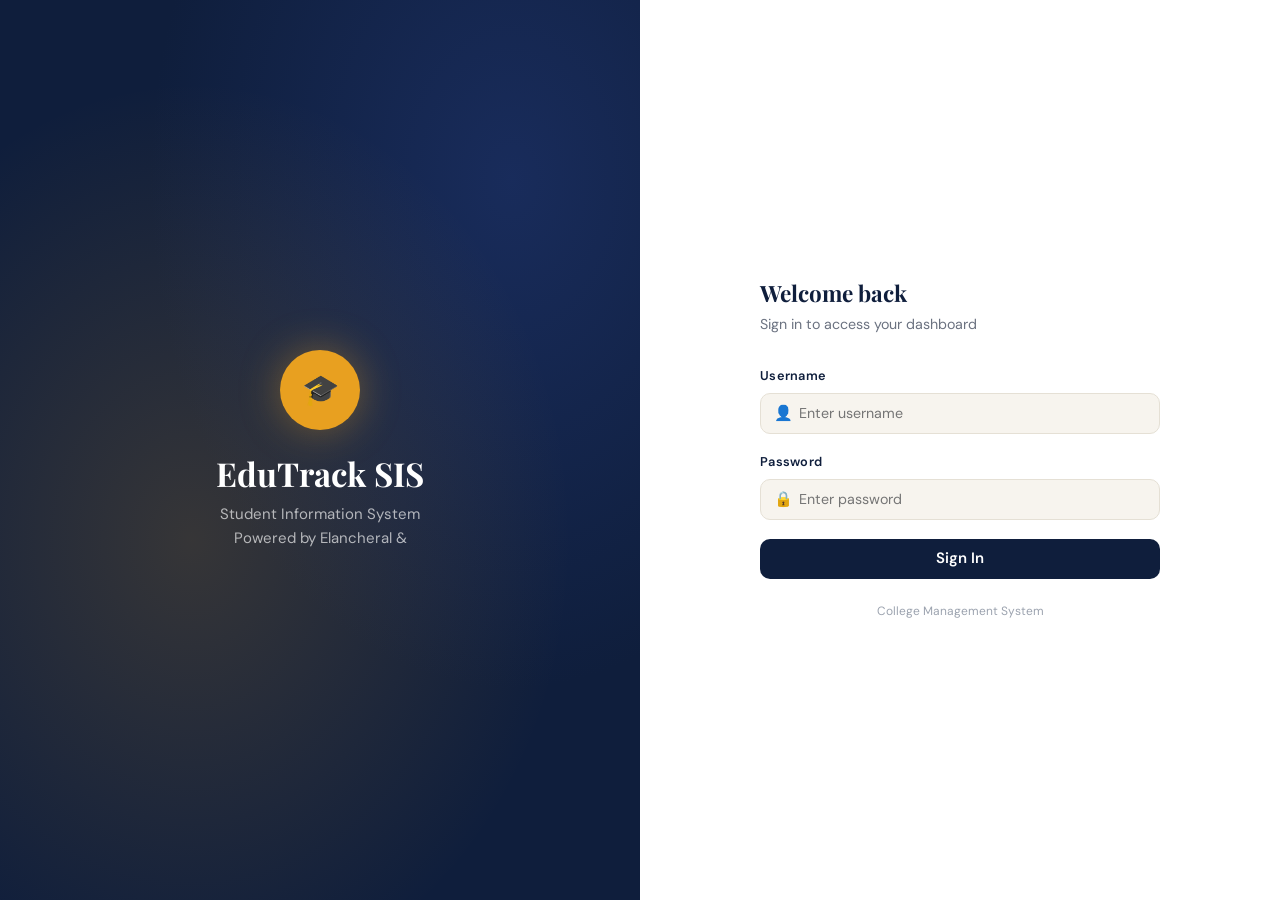
<file: sis/frontend/index.html>
<!DOCTYPE html>
<html lang="en">
<head>
  <meta charset="UTF-8">
  <meta name="viewport" content="width=device-width, initial-scale=1.0">
  <title>SIS — Login</title>
  <link rel="stylesheet" href="css/style.css">
  <style>
    .alert { padding:.75rem 1rem; border-radius:var(--radius); margin-bottom:1rem; font-size:.88rem; display:none; }
    .alert.error { background:var(--danger-bg); color:#b91c1c; border:1px solid #fca5a5; display:block; }
    .login-divider { text-align:center; color:var(--text-light); font-size:.82rem; margin: 1rem 0; position:relative; }
    .login-divider::before,.login-divider::after { content:''; position:absolute; top:50%; width:42%; height:1px; background:var(--border); }
    .login-divider::before { left:0; } .login-divider::after { right:0; }
  </style>
</head>
<body>
<div class="login-page">

  <!-- Brand Panel -->
  <div class="login-brand">
    <div class="login-brand-inner">
      <div class="login-brand-logo">🎓</div>
      <h1>EduTrack SIS</h1>
      <p>Student Information System<br>Powered by Elancheral &amp; </p>
    </div>
  </div>

  <!-- Login Form Panel -->
  <div class="login-form-side">
    <div class="login-card">
      <h2>Welcome back</h2>
      <p class="subtitle">Sign in to access your dashboard</p>



      <div id="error-msg" class="alert" style="display:none"></div>

      <form id="login-form" autocomplete="off">
        <div class="form-group">
          <label for="username">Username</label>
          <div class="input-with-icon">
            <span class="icon">👤</span>
            <input type="text" id="username" class="form-control" placeholder="Enter username" required autocomplete="username">
          </div>
        </div>

        <div class="form-group">
          <label for="password">Password</label>
          <div class="input-with-icon">
            <span class="icon">🔒</span>
            <input type="password" id="password" class="form-control" placeholder="Enter password" required autocomplete="current-password">
          </div>
        </div>

        <button type="submit" class="btn btn-primary btn-lg btn-block" id="login-btn">
          Sign In
        </button>
      </form>

      <p style="text-align:center;margin-top:1.5rem;font-size:.8rem;color:var(--text-light);">
        College Management System
      </p>
    </div>
  </div>
</div>

<script src="js/api.js"></script>
<script>
  // Redirect if already logged in
  if (Auth.isLoggedIn()) window.location.href = 'pages/dashboard.html';



  document.getElementById('login-form').addEventListener('submit', async (e) => {
    e.preventDefault();
    const btn = document.getElementById('login-btn');
    const errEl = document.getElementById('error-msg');
    errEl.style.display = 'none';
    btn.disabled = true;
    btn.textContent = 'Signing in…';

    try {
      const username = document.getElementById('username').value.trim();
      const password = document.getElementById('password').value;
      const res = await API.auth.login(username, password);
      Auth.save(res.token, res.role, res.fullName, res.userId);
      window.location.href = 'pages/dashboard.html';
    } catch (err) {
      errEl.textContent = err.message || 'Invalid credentials. Please try again.';
      errEl.style.display = 'block';
      errEl.className = 'alert error';
      btn.disabled = false;
      btn.textContent = 'Sign In';
    }
  });
</script>
</body>
</html>
</file>
<file: sis/frontend/css/style.css>
@import url('https://fonts.googleapis.com/css2?family=Playfair+Display:wght@600;700&family=DM+Sans:wght@300;400;500;600&display=swap');

/* ── Design Tokens ─────────────────────────────────────────────── */
:root {
  --navy:       #0f1e3c;
  --navy-mid:   #162850;
  --navy-light: #1f3570;
  --amber:      #e8a020;
  --amber-dim:  #c68818;
  --ivory:      #f7f4ee;
  --ivory-dark: #ede9e0;
  --white:      #ffffff;
  --text-main:  #1a1a2e;
  --text-muted: #6b7280;
  --text-light: #9ca3af;
  --success:    #16a34a;
  --success-bg: #dcfce7;
  --danger:     #dc2626;
  --danger-bg:  #fee2e2;
  --warning:    #d97706;
  --warning-bg: #fef3c7;
  --info:       #0284c7;
  --info-bg:    #e0f2fe;
  --border:     #e5e0d5;
  --shadow-sm:  0 1px 3px rgba(15,30,60,.08);
  --shadow-md:  0 4px 16px rgba(15,30,60,.12);
  --shadow-lg:  0 8px 32px rgba(15,30,60,.16);
  --radius:     10px;
  --radius-lg:  16px;
  --sidebar-w:  260px;
  --transition: 0.22s ease;
}

/* ── Reset & Base ───────────────────────────────────────────────── */
*, *::before, *::after { box-sizing: border-box; margin: 0; padding: 0; }

html { font-size: 15px; scroll-behavior: smooth; }

body {
  font-family: 'DM Sans', sans-serif;
  background: var(--ivory);
  color: var(--text-main);
  line-height: 1.6;
  min-height: 100vh;
}

a { color: var(--navy-light); text-decoration: none; }
a:hover { color: var(--amber); }

img { max-width: 100%; }

/* ── Typography ─────────────────────────────────────────────────── */
h1, h2, h3, h4 {
  font-family: 'Playfair Display', serif;
  color: var(--navy);
  line-height: 1.25;
}
h1 { font-size: 2rem; }
h2 { font-size: 1.5rem; }
h3 { font-size: 1.2rem; }
h4 { font-size: 1rem; }

/* ═══════════════════════════════════════════════════════════════════
   LOGIN PAGE
═══════════════════════════════════════════════════════════════════ */
.login-page {
  min-height: 100vh;
  display: grid;
  grid-template-columns: 1fr 1fr;
}

.login-brand {
  background: var(--navy);
  display: flex;
  flex-direction: column;
  align-items: center;
  justify-content: center;
  padding: 3rem;
  position: relative;
  overflow: hidden;
}
.login-brand::before {
  content: '';
  position: absolute; inset: 0;
  background: radial-gradient(ellipse at 30% 60%, rgba(232,160,32,.18) 0%, transparent 60%),
              radial-gradient(ellipse at 80% 20%, rgba(31,53,112,.6) 0%, transparent 50%);
}
.login-brand-inner { position: relative; text-align: center; color: var(--white); }
.login-brand-logo {
  width: 80px; height: 80px;
  border-radius: 50%;
  background: var(--amber);
  display: flex; align-items: center; justify-content: center;
  font-size: 2rem; margin: 0 auto 1.5rem;
  box-shadow: 0 0 40px rgba(232,160,32,.4);
}
.login-brand h1 { color: var(--white); font-size: 2.2rem; margin-bottom: .5rem; }
.login-brand p  { color: rgba(255,255,255,.65); font-size: 1rem; }
.login-brand-badges {
  display: flex; gap: .75rem; justify-content: center; margin-top: 2rem; flex-wrap: wrap;
}
.badge-pill {
  padding: .3rem .9rem;
  border-radius: 999px;
  border: 1px solid rgba(255,255,255,.2);
  color: rgba(255,255,255,.8);
  font-size: .8rem;
}

.login-form-side {
  display: flex; align-items: center; justify-content: center;
  padding: 3rem; background: var(--white);
}
.login-card { width: 100%; max-width: 400px; }
.login-card h2 { margin-bottom: .4rem; }
.login-card .subtitle { color: var(--text-muted); margin-bottom: 2rem; font-size: .95rem; }

/* ── Form Controls ──────────────────────────────────────────────── */
.form-group { margin-bottom: 1.25rem; }
.form-group label {
  display: block; margin-bottom: .4rem;
  font-size: .85rem; font-weight: 600;
  color: var(--navy); letter-spacing: .02em;
}
.form-control {
  width: 100%; padding: .7rem 1rem;
  border: 1.5px solid var(--border);
  border-radius: var(--radius);
  font-family: inherit; font-size: .95rem;
  background: var(--ivory); color: var(--text-main);
  transition: border-color var(--transition), box-shadow var(--transition);
  outline: none;
}
.form-control:focus {
  border-color: var(--navy-light);
  box-shadow: 0 0 0 3px rgba(31,53,112,.12);
  background: var(--white);
}
.form-control.error { border-color: var(--danger); }
.form-select { appearance: none; background-image: url("data:image/svg+xml,%3Csvg xmlns='http://www.w3.org/2000/svg' width='12' height='12' viewBox='0 0 12 12'%3E%3Cpath fill='%236b7280' d='M6 8L1 3h10z'/%3E%3C/svg%3E"); background-repeat: no-repeat; background-position: right .8rem center; padding-right: 2.2rem; }

.input-with-icon { position: relative; }
.input-with-icon .icon { position: absolute; left: .9rem; top: 50%; transform: translateY(-50%); color: var(--text-light); font-size: 1rem; }
.input-with-icon .form-control { padding-left: 2.5rem; }

/* ── Buttons ────────────────────────────────────────────────────── */
.btn {
  display: inline-flex; align-items: center; gap: .45rem;
  padding: .65rem 1.4rem; border-radius: var(--radius);
  font-family: inherit; font-size: .9rem; font-weight: 600;
  cursor: pointer; border: none; transition: all var(--transition);
  line-height: 1;
}
.btn-primary   { background: var(--navy); color: var(--white); }
.btn-primary:hover { background: var(--navy-light); transform: translateY(-1px); box-shadow: var(--shadow-md); }
.btn-amber     { background: var(--amber); color: var(--navy); }
.btn-amber:hover { background: var(--amber-dim); transform: translateY(-1px); }
.btn-success   { background: var(--success); color: var(--white); }
.btn-danger    { background: var(--danger); color: var(--white); }
.btn-outline   { background: transparent; border: 1.5px solid var(--border); color: var(--text-main); }
.btn-outline:hover { border-color: var(--navy); color: var(--navy); }
.btn-sm        { padding: .4rem .9rem; font-size: .82rem; }
.btn-lg        { padding: .85rem 2rem; font-size: 1rem; }
.btn-block     { width: 100%; justify-content: center; }
.btn:disabled  { opacity: .5; cursor: not-allowed; transform: none !important; }

/* ── Quick-role buttons on login ────────────────────────────────── */
.role-buttons { display: flex; gap: .5rem; margin-bottom: 1.5rem; }
.role-btn {
  flex: 1; padding: .5rem; border-radius: var(--radius);
  border: 1.5px solid var(--border); background: var(--ivory);
  font-family: inherit; font-size: .8rem; font-weight: 600;
  cursor: pointer; color: var(--text-muted); transition: all var(--transition);
  text-align: center;
}
.role-btn:hover, .role-btn.active {
  border-color: var(--navy); background: var(--navy); color: var(--white);
}

/* ═══════════════════════════════════════════════════════════════════
   APP SHELL (Sidebar + Main)
═══════════════════════════════════════════════════════════════════ */
.app-shell {
  display: flex; min-height: 100vh;
}

/* ── Sidebar ────────────────────────────────────────────────────── */
.sidebar {
  width: var(--sidebar-w); min-height: 100vh;
  background: var(--navy);
  display: flex; flex-direction: column;
  position: fixed; top: 0; left: 0; z-index: 200;
  transition: transform var(--transition);
}
.sidebar-header {
  padding: 1.5rem 1.25rem 1rem;
  border-bottom: 1px solid rgba(255,255,255,.08);
  display: flex; align-items: center; gap: .75rem;
}
.sidebar-logo {
  width: 38px; height: 38px; border-radius: 10px;
  background: var(--amber); display: flex; align-items: center;
  justify-content: center; font-size: 1.1rem; color: var(--navy);
  font-weight: 700; flex-shrink: 0;
}
.sidebar-title { color: var(--white); font-size: 1rem; font-weight: 700; line-height: 1.2; }
.sidebar-title span { display: block; font-size: .7rem; color: rgba(255,255,255,.45); font-weight: 400; }

.sidebar-user {
  margin: 1rem; padding: .85rem 1rem;
  background: rgba(255,255,255,.06); border-radius: var(--radius);
  display: flex; align-items: center; gap: .75rem;
}
.user-avatar {
  width: 36px; height: 36px; border-radius: 50%;
  background: var(--amber); color: var(--navy);
  display: flex; align-items: center; justify-content: center;
  font-weight: 700; font-size: .95rem; flex-shrink: 0;
}
.user-info { flex: 1; min-width: 0; }
.user-name { color: var(--white); font-size: .88rem; font-weight: 600; white-space: nowrap; overflow: hidden; text-overflow: ellipsis; }
.user-role { color: rgba(255,255,255,.45); font-size: .72rem; text-transform: uppercase; letter-spacing: .06em; }

.sidebar-nav { flex: 1; padding: .5rem 0; overflow-y: auto; }
.nav-section-label {
  padding: .75rem 1.25rem .25rem;
  color: rgba(255,255,255,.3); font-size: .68rem;
  text-transform: uppercase; letter-spacing: .1em; font-weight: 600;
}
.nav-item {
  display: flex; align-items: center; gap: .75rem;
  padding: .65rem 1.25rem; margin: .1rem .75rem;
  border-radius: var(--radius); cursor: pointer;
  color: rgba(255,255,255,.6); font-size: .9rem; font-weight: 500;
  transition: all var(--transition); user-select: none;
}
.nav-item:hover { background: rgba(255,255,255,.08); color: var(--white); }
.nav-item.active { background: var(--amber); color: var(--navy); font-weight: 600; }
.nav-item.active .nav-icon { color: var(--navy); }
.nav-icon { font-size: 1.1rem; width: 22px; text-align: center; }

.sidebar-footer {
  padding: 1rem; border-top: 1px solid rgba(255,255,255,.08);
}
.sidebar-footer .nav-item { margin: 0; }

/* ── Main Content Area ──────────────────────────────────────────── */
.main-content {
  margin-left: var(--sidebar-w); flex: 1;
  display: flex; flex-direction: column; min-height: 100vh;
}

.topbar {
  background: var(--white); border-bottom: 1px solid var(--border);
  padding: 1rem 2rem; display: flex; align-items: center;
  justify-content: space-between; position: sticky; top: 0; z-index: 100;
  box-shadow: var(--shadow-sm);
}
.topbar-left { display: flex; align-items: center; gap: 1rem; }
.topbar-title { font-size: 1.1rem; font-weight: 700; color: var(--navy); }
.topbar-breadcrumb { font-size: .82rem; color: var(--text-muted); display: flex; align-items: center; gap: .35rem; }

.topbar-right { display: flex; align-items: center; gap: 1rem; }
.topbar-search {
  position: relative;
}
.topbar-search input {
  padding: .5rem 1rem .5rem 2.4rem;
  border: 1.5px solid var(--border);
  border-radius: 999px; font-family: inherit; font-size: .88rem;
  background: var(--ivory); outline: none; width: 220px;
  transition: all var(--transition);
}
.topbar-search input:focus { border-color: var(--navy-light); width: 280px; background: var(--white); }
.topbar-search .search-icon { position: absolute; left: .85rem; top: 50%; transform: translateY(-50%); color: var(--text-light); }

.page-content { flex: 1; padding: 2rem; }

/* ── Page Header ────────────────────────────────────────────────── */
.page-header {
  display: flex; align-items: center; justify-content: space-between;
  margin-bottom: 1.75rem; flex-wrap: wrap; gap: 1rem;
}
.page-header-left h2 { margin-bottom: .2rem; }
.page-header-left p { color: var(--text-muted); font-size: .9rem; }

/* ═══════════════════════════════════════════════════════════════════
   CARDS & STAT CARDS
═══════════════════════════════════════════════════════════════════ */
.card {
  background: var(--white); border-radius: var(--radius-lg);
  border: 1px solid var(--border); box-shadow: var(--shadow-sm);
  overflow: hidden;
}
.card-header {
  padding: 1.25rem 1.5rem; border-bottom: 1px solid var(--border);
  display: flex; align-items: center; justify-content: space-between;
}
.card-header h3 { font-size: 1.05rem; margin: 0; }
.card-body { padding: 1.5rem; }

.stats-grid {
  display: grid;
  grid-template-columns: repeat(auto-fill, minmax(200px, 1fr));
  gap: 1.25rem; margin-bottom: 2rem;
}
.stat-card {
  background: var(--white); border-radius: var(--radius-lg);
  border: 1px solid var(--border); padding: 1.4rem 1.5rem;
  box-shadow: var(--shadow-sm); position: relative; overflow: hidden;
  transition: transform var(--transition), box-shadow var(--transition);
}
.stat-card:hover { transform: translateY(-2px); box-shadow: var(--shadow-md); }
.stat-card::after {
  content: ''; position: absolute; right: -15px; top: -15px;
  width: 70px; height: 70px; border-radius: 50%;
  background: currentColor; opacity: .05;
}
.stat-icon {
  width: 44px; height: 44px; border-radius: 12px;
  display: flex; align-items: center; justify-content: center;
  font-size: 1.25rem; margin-bottom: 1rem;
}
.stat-icon.navy   { background: rgba(15,30,60,.1);  color: var(--navy); }
.stat-icon.amber  { background: rgba(232,160,32,.15); color: var(--amber-dim); }
.stat-icon.green  { background: var(--success-bg);  color: var(--success); }
.stat-icon.red    { background: var(--danger-bg);   color: var(--danger); }
.stat-icon.blue   { background: var(--info-bg);     color: var(--info); }

.stat-value { font-size: 2rem; font-weight: 700; color: var(--navy); line-height: 1; margin-bottom: .25rem; }
.stat-label { font-size: .82rem; color: var(--text-muted); font-weight: 500; }
.stat-change { font-size: .78rem; margin-top: .4rem; }
.stat-change.up   { color: var(--success); }
.stat-change.down { color: var(--danger); }

/* ═══════════════════════════════════════════════════════════════════
   TABLE
═══════════════════════════════════════════════════════════════════ */
.table-wrapper { overflow-x: auto; border-radius: var(--radius-lg); }

table { width: 100%; border-collapse: collapse; }
thead { background: var(--navy); }
thead th {
  padding: .85rem 1.1rem; text-align: left;
  font-size: .78rem; font-weight: 600;
  color: rgba(255,255,255,.75); text-transform: uppercase; letter-spacing: .06em;
  white-space: nowrap;
}
tbody tr { border-bottom: 1px solid var(--border); transition: background var(--transition); }
tbody tr:last-child { border-bottom: none; }
tbody tr:hover { background: var(--ivory); }
tbody td { padding: .9rem 1.1rem; font-size: .9rem; vertical-align: middle; }

.table-actions { display: flex; gap: .4rem; }

/* ── Badges ─────────────────────────────────────────────────────── */
.badge {
  display: inline-block; padding: .22rem .7rem;
  border-radius: 999px; font-size: .75rem; font-weight: 600;
  letter-spacing: .02em; white-space: nowrap;
}
.badge-success  { background: var(--success-bg); color: #15803d; }
.badge-danger   { background: var(--danger-bg);  color: #b91c1c; }
.badge-warning  { background: var(--warning-bg); color: #92400e; }
.badge-info     { background: var(--info-bg);    color: #0369a1; }
.badge-navy     { background: rgba(15,30,60,.1); color: var(--navy); }
.badge-amber    { background: rgba(232,160,32,.15); color: var(--amber-dim); }

/* ── Avatar cell ────────────────────────────────────────────────── */
.avatar-cell { display: flex; align-items: center; gap: .75rem; }
.table-avatar {
  width: 34px; height: 34px; border-radius: 50%;
  background: var(--navy-mid); color: var(--amber);
  display: flex; align-items: center; justify-content: center;
  font-weight: 700; font-size: .8rem; flex-shrink: 0;
}

/* ═══════════════════════════════════════════════════════════════════
   MODAL
═══════════════════════════════════════════════════════════════════ */
.modal-overlay {
  position: fixed; inset: 0; background: rgba(10,15,30,.55);
  backdrop-filter: blur(4px); z-index: 1000;
  display: flex; align-items: center; justify-content: center;
  padding: 1rem;
  opacity: 0; pointer-events: none; transition: opacity .2s;
}
.modal-overlay.open { opacity: 1; pointer-events: all; }
.modal {
  background: var(--white); border-radius: var(--radius-lg);
  width: 100%; max-width: 560px; max-height: 90vh;
  overflow-y: auto; box-shadow: var(--shadow-lg);
  transform: translateY(20px); transition: transform .25s ease;
}
.modal-overlay.open .modal { transform: translateY(0); }
.modal-header {
  padding: 1.4rem 1.5rem; border-bottom: 1px solid var(--border);
  display: flex; align-items: center; justify-content: space-between;
  position: sticky; top: 0; background: var(--white); z-index: 1;
}
.modal-header h3 { font-size: 1.1rem; margin: 0; }
.modal-close {
  width: 30px; height: 30px; border-radius: 8px; border: none;
  background: var(--ivory); cursor: pointer; font-size: 1.1rem;
  display: flex; align-items: center; justify-content: center;
  color: var(--text-muted); transition: all var(--transition);
}
.modal-close:hover { background: var(--danger-bg); color: var(--danger); }
.modal-body    { padding: 1.5rem; }
.modal-footer  { padding: 1rem 1.5rem; border-top: 1px solid var(--border); display: flex; justify-content: flex-end; gap: .75rem; }

/* ─ Two-column form grid ─────────────────────────────────────────── */
.form-grid-2 { display: grid; grid-template-columns: 1fr 1fr; gap: .75rem 1rem; }
.form-grid-2 .span-2 { grid-column: 1 / -1; }

/* ═══════════════════════════════════════════════════════════════════
   SEARCH & FILTER BAR
═══════════════════════════════════════════════════════════════════ */
.filter-bar {
  display: flex; gap: .75rem; margin-bottom: 1.25rem; flex-wrap: wrap; align-items: center;
}
.filter-bar .form-control { max-width: 260px; padding: .55rem .9rem; }
.filter-bar .form-select  { max-width: 180px; }

/* ═══════════════════════════════════════════════════════════════════
   PROGRESS BARS
═══════════════════════════════════════════════════════════════════ */
.progress { background: var(--ivory-dark); border-radius: 999px; height: 8px; overflow: hidden; }
.progress-bar {
  height: 100%; border-radius: 999px;
  background: linear-gradient(90deg, var(--navy-light), var(--amber));
  transition: width .6s ease;
}
.progress-bar.danger  { background: var(--danger); }
.progress-bar.success { background: var(--success); }

/* ═══════════════════════════════════════════════════════════════════
   TOAST NOTIFICATIONS
═══════════════════════════════════════════════════════════════════ */
#toast-container {
  position: fixed; top: 1.25rem; right: 1.25rem; z-index: 9999;
  display: flex; flex-direction: column; gap: .6rem;
}
.toast {
  min-width: 280px; max-width: 380px;
  padding: .85rem 1.25rem; border-radius: var(--radius);
  background: var(--white); border-left: 4px solid var(--navy);
  box-shadow: var(--shadow-lg); font-size: .88rem;
  display: flex; align-items: center; gap: .75rem;
  animation: slideIn .3s ease;
}
.toast.success { border-color: var(--success); }
.toast.error   { border-color: var(--danger); }
.toast.warning { border-color: var(--warning); }
@keyframes slideIn {
  from { transform: translateX(100%); opacity: 0; }
  to   { transform: translateX(0);    opacity: 1; }
}

/* ═══════════════════════════════════════════════════════════════════
   EMPTY STATE
═══════════════════════════════════════════════════════════════════ */
.empty-state {
  text-align: center; padding: 4rem 2rem;
  color: var(--text-muted);
}
.empty-state .empty-icon { font-size: 3rem; margin-bottom: 1rem; opacity: .4; }
.empty-state h3 { color: var(--text-muted); font-family: 'DM Sans', sans-serif; font-weight: 600; }
.empty-state p  { font-size: .9rem; margin-top: .5rem; }

/* ═══════════════════════════════════════════════════════════════════
   REPORT CARD
═══════════════════════════════════════════════════════════════════ */
.report-card-header {
  background: var(--navy); color: var(--white);
  padding: 2rem; border-radius: var(--radius-lg) var(--radius-lg) 0 0;
  display: flex; align-items: center; gap: 1.5rem;
}
.report-avatar {
  width: 64px; height: 64px; border-radius: 50%;
  background: var(--amber); color: var(--navy);
  display: flex; align-items: center; justify-content: center;
  font-size: 1.6rem; font-weight: 700;
}
.report-info h2 { color: var(--white); font-size: 1.4rem; margin-bottom: .2rem; }
.report-info p  { color: rgba(255,255,255,.6); font-size: .9rem; }
.cgpa-badge {
  margin-left: auto;
  background: var(--amber); color: var(--navy);
  border-radius: var(--radius); padding: 1rem 1.5rem;
  text-align: center;
}
.cgpa-value { font-size: 2.2rem; font-weight: 700; line-height: 1; font-family: 'Playfair Display', serif; }
.cgpa-label { font-size: .72rem; text-transform: uppercase; letter-spacing: .08em; font-weight: 600; }

/* ═══════════════════════════════════════════════════════════════════
   TABS
═══════════════════════════════════════════════════════════════════ */
.tabs { display: flex; gap: 0; border-bottom: 2px solid var(--border); margin-bottom: 1.5rem; overflow-x: auto; }
.tab-btn {
  padding: .65rem 1.3rem; border: none; background: none;
  font-family: inherit; font-size: .9rem; font-weight: 500;
  color: var(--text-muted); cursor: pointer; border-bottom: 2px solid transparent;
  margin-bottom: -2px; transition: all var(--transition); white-space: nowrap;
}
.tab-btn:hover { color: var(--navy); }
.tab-btn.active { color: var(--navy); border-bottom-color: var(--amber); font-weight: 700; }
.tab-pane { display: none; }
.tab-pane.active { display: block; }

/* ═══════════════════════════════════════════════════════════════════
   ATTENDANCE GRID
═══════════════════════════════════════════════════════════════════ */
.attendance-grid {
  display: grid; grid-template-columns: repeat(auto-fill, minmax(80px, 1fr)); gap: .5rem;
}
.att-cell {
  border-radius: 8px; padding: .5rem .3rem; text-align: center;
  font-size: .75rem; font-weight: 600; border: 1.5px solid var(--border);
}
.att-cell .att-date { font-size: .65rem; color: var(--text-muted); display: block; margin-bottom: .2rem; }
.att-cell.present { background: var(--success-bg); border-color: #86efac; color: #15803d; }
.att-cell.absent  { background: var(--danger-bg);  border-color: #fca5a5; color: #b91c1c; }
.att-cell.late    { background: var(--warning-bg); border-color: #fde68a; color: #92400e; }

/* ═══════════════════════════════════════════════════════════════════
   TIMETABLE GRID
═══════════════════════════════════════════════════════════════════ */
.timetable-grid {
  display: grid;
  grid-template-columns: 80px repeat(6, 1fr);
  gap: 2px; border-radius: var(--radius); overflow: hidden;
  background: var(--border);
}
.tt-header {
  background: var(--navy); color: rgba(255,255,255,.7);
  padding: .6rem .4rem; text-align: center;
  font-size: .75rem; font-weight: 600; text-transform: uppercase;
}
.tt-time {
  background: var(--ivory-dark); padding: .6rem .5rem;
  font-size: .72rem; color: var(--text-muted); text-align: right;
}
.tt-cell {
  background: var(--white); padding: .4rem; min-height: 60px;
  position: relative; transition: background var(--transition);
}
.tt-cell:hover { background: var(--ivory); }
.tt-event {
  background: var(--navy); color: var(--white);
  border-radius: 6px; padding: .35rem .5rem;
  font-size: .72rem; font-weight: 600;
  border-left: 3px solid var(--amber);
}
.tt-event span { display: block; font-weight: 400; opacity: .7; font-size: .67rem; }

/* ═══════════════════════════════════════════════════════════════════
   LOADING SPINNER
═══════════════════════════════════════════════════════════════════ */
.spinner {
  width: 36px; height: 36px; border-radius: 50%;
  border: 3px solid var(--border);
  border-top-color: var(--navy);
  animation: spin .7s linear infinite; margin: auto;
}
.loading-overlay {
  display: flex; align-items: center; justify-content: center;
  padding: 3rem; flex-direction: column; gap: 1rem; color: var(--text-muted);
}
@keyframes spin { to { transform: rotate(360deg); } }

/* ═══════════════════════════════════════════════════════════════════
   RESPONSIVE
═══════════════════════════════════════════════════════════════════ */
.hamburger {
  display: none; width: 36px; height: 36px; border-radius: 8px;
  border: 1.5px solid var(--border); background: none; cursor: pointer;
  align-items: center; justify-content: center; flex-direction: column; gap: 4px;
}
.hamburger span { display: block; width: 18px; height: 2px; background: var(--navy); border-radius: 2px; }

@media (max-width: 900px) {
  .login-page { grid-template-columns: 1fr; }
  .login-brand { display: none; }
  .hamburger { display: flex; }
  .sidebar { transform: translateX(-100%); }
  .sidebar.open { transform: translateX(0); box-shadow: var(--shadow-lg); }
  .main-content { margin-left: 0; }
  .form-grid-2 { grid-template-columns: 1fr; }
  .page-content { padding: 1rem; }
}

@media (max-width: 600px) {
  .stats-grid { grid-template-columns: 1fr 1fr; }
  .filter-bar { flex-direction: column; align-items: stretch; }
  .filter-bar .form-control,
  .filter-bar .form-select { max-width: 100%; }
  .topbar-search { display: none; }
}

/* ═══════════════════════════════════════════════════════════════════
   ROLE-SPECIFIC DASHBOARD COMPONENTS
═══════════════════════════════════════════════════════════════════ */

/* ── Dashboard Role Badge ─────────────────────────────────────────── */
.dashboard-role-badge {
  display: inline-block;
  padding: .25rem .8rem;
  border-radius: 999px;
  font-size: .72rem;
  font-weight: 700;
  letter-spacing: .06em;
  text-transform: uppercase;
  vertical-align: middle;
  margin-left: .6rem;
  font-family: 'DM Sans', sans-serif;
}
.dashboard-role-badge.student { background: var(--info-bg);    color: var(--info); }
.dashboard-role-badge.faculty { background: var(--warning-bg); color: var(--warning); }
.dashboard-role-badge.admin   { background: var(--navy);       color: var(--white); }

/* ── Student: Top Grid ────────────────────────────────────────────── */
.student-top-grid {
  display: grid;
  grid-template-columns: 260px 1fr 1fr;
  gap: 1.5rem;
  align-items: start;
}

/* ── CGPA Ring Card ───────────────────────────────────────────────── */
.cgpa-card { overflow: visible; }
.cgpa-body {
  display: flex;
  flex-direction: column;
  align-items: center;
  gap: 1.25rem;
  padding: 1.5rem 1rem;
}
.cgpa-ring-wrap {
  position: relative;
  width: 140px;
  height: 140px;
  flex-shrink: 0;
}
.cgpa-ring {
  width: 140px;
  height: 140px;
  transform: rotate(-90deg);
}
.cgpa-ring-bg {
  fill: none;
  stroke: var(--ivory-dark);
  stroke-width: 10;
}
.cgpa-ring-fill {
  fill: none;
  stroke: var(--success);
  stroke-width: 10;
  stroke-linecap: round;
  stroke-dasharray: 314;
  stroke-dashoffset: 314;
  transition: stroke-dashoffset 1.2s cubic-bezier(.4,0,.2,1);
}
.cgpa-center {
  position: absolute;
  inset: 0;
  display: flex;
  flex-direction: column;
  align-items: center;
  justify-content: center;
}
.cgpa-value {
  font-size: 1.9rem;
  font-weight: 800;
  color: var(--navy);
  line-height: 1;
  font-family: 'DM Sans', sans-serif;
}
.cgpa-label {
  font-size: .72rem;
  font-weight: 600;
  color: var(--text-muted);
  letter-spacing: .08em;
  text-transform: uppercase;
  margin-top: .15rem;
}
.cgpa-meta {
  width: 100%;
  display: flex;
  flex-direction: column;
  gap: .6rem;
}
.cgpa-meta-item {
  display: flex;
  justify-content: space-between;
  align-items: center;
  font-size: .85rem;
  padding: .4rem .6rem;
  background: var(--ivory);
  border-radius: var(--radius);
}
.cgpa-meta-label { color: var(--text-muted); }
.cgpa-meta-val   { font-weight: 700; color: var(--navy); }

/* ── Student: Fee Summary Card ────────────────────────────────────── */
.fee-summary-card .card-body {
  min-height: 140px;
  display: flex;
  align-items: center;
  justify-content: center;
}

/* ── Student: Quick Links ─────────────────────────────────────────── */
.student-quick-links {
  display: grid;
  grid-template-columns: 1fr 1fr;
  gap: .75rem;
}
.student-quick-btn {
  display: flex;
  flex-direction: column;
  align-items: center;
  gap: .4rem;
  padding: 1rem .5rem;
  border-radius: var(--radius);
  border: 1.5px solid var(--border);
  background: var(--ivory);
  color: var(--text-main);
  font-size: 1.2rem;
  font-weight: 600;
  cursor: pointer;
  transition: all var(--transition);
  text-decoration: none;
}
.student-quick-btn:hover {
  border-color: var(--navy);
  background: var(--navy);
  color: var(--white);
  transform: translateY(-2px);
  box-shadow: var(--shadow-md);
}
.student-quick-btn span { font-size: .8rem; }

/* ── Student: Attendance Grid ─────────────────────────────────────── */
.attendance-courses-grid {
  display: grid;
  grid-template-columns: repeat(auto-fill, minmax(240px, 1fr));
  gap: 1rem;
}
.attendance-course-card {
  background: var(--ivory);
  border: 1.5px solid var(--border);
  border-radius: var(--radius);
  padding: 1rem 1.1rem;
  transition: box-shadow var(--transition), transform var(--transition);
}
.attendance-course-card:hover {
  box-shadow: var(--shadow-md);
  transform: translateY(-2px);
}
.att-card-head {
  display: flex;
  justify-content: space-between;
  align-items: flex-start;
  gap: .5rem;
}
.att-course-name {
  font-size: .9rem;
  font-weight: 700;
  color: var(--navy);
  line-height: 1.25;
}
.att-course-code {
  font-size: .75rem;
  color: var(--text-muted);
  margin-top: .15rem;
}
.att-card-foot {
  display: flex;
  justify-content: space-between;
  font-size: .77rem;
  color: var(--text-muted);
}

/* ── Faculty: Courses Grid ────────────────────────────────────────── */
.faculty-courses-grid {
  display: grid;
  grid-template-columns: repeat(auto-fill, minmax(260px, 1fr));
  gap: 1.25rem;
}
.faculty-course-card {
  background: var(--ivory);
  border: 1.5px solid var(--border);
  border-radius: var(--radius-lg);
  padding: 1.25rem;
  display: flex;
  flex-direction: column;
  gap: .75rem;
  transition: box-shadow var(--transition), transform var(--transition);
}
.faculty-course-card:hover {
  box-shadow: var(--shadow-md);
  transform: translateY(-2px);
  border-color: var(--navy-light);
}
.fcc-code {
  display: inline-block;
  background: var(--navy);
  color: var(--white);
  font-size: .7rem;
  font-weight: 700;
  letter-spacing: .08em;
  padding: .2rem .65rem;
  border-radius: 6px;
  width: fit-content;
}
.fcc-name {
  font-size: 1rem;
  font-weight: 700;
  color: var(--navy);
  line-height: 1.3;
}
.fcc-meta {
  display: flex;
  flex-wrap: wrap;
  gap: .5rem;
  font-size: .78rem;
  color: var(--text-muted);
}
.fcc-actions {
  display: flex;
  gap: .5rem;
  margin-top: .25rem;
}

/* ── Admin: Two-column lower grid ─────────────────────────────────── */
.admin-lower-grid {
  display: grid;
  grid-template-columns: 1fr 1fr;
  gap: 1.5rem;
}

/* ── Admin: Pending fees table ────────────────────────────────────── */
.overdue-row { background: var(--danger-bg) !important; }
.overdue-tag {
  display: inline-block;
  background: var(--danger);
  color: var(--white);
  font-size: .65rem;
  font-weight: 700;
  padding: .1rem .4rem;
  border-radius: 4px;
  text-transform: uppercase;
  letter-spacing: .04em;
}
.text-muted-sm {
  font-size: .75rem;
  color: var(--text-muted);
}

/* ── Responsive: Role dashboards ──────────────────────────────────── */
@media (max-width: 960px) {
  .student-top-grid { grid-template-columns: 1fr 1fr; }
  .cgpa-card        { grid-column: 1 / -1; }
  .cgpa-body        { flex-direction: row; justify-content: center; align-items: center; }
  .cgpa-meta        { max-width: 200px; }
}

@media (max-width: 640px) {
  .student-top-grid         { grid-template-columns: 1fr; }
  .admin-lower-grid         { grid-template-columns: 1fr; }
  .faculty-courses-grid     { grid-template-columns: 1fr; }
  .attendance-courses-grid  { grid-template-columns: 1fr; }
  .cgpa-body                { flex-direction: column; }
  .student-quick-links      { grid-template-columns: 1fr 1fr; }
}
</file>
